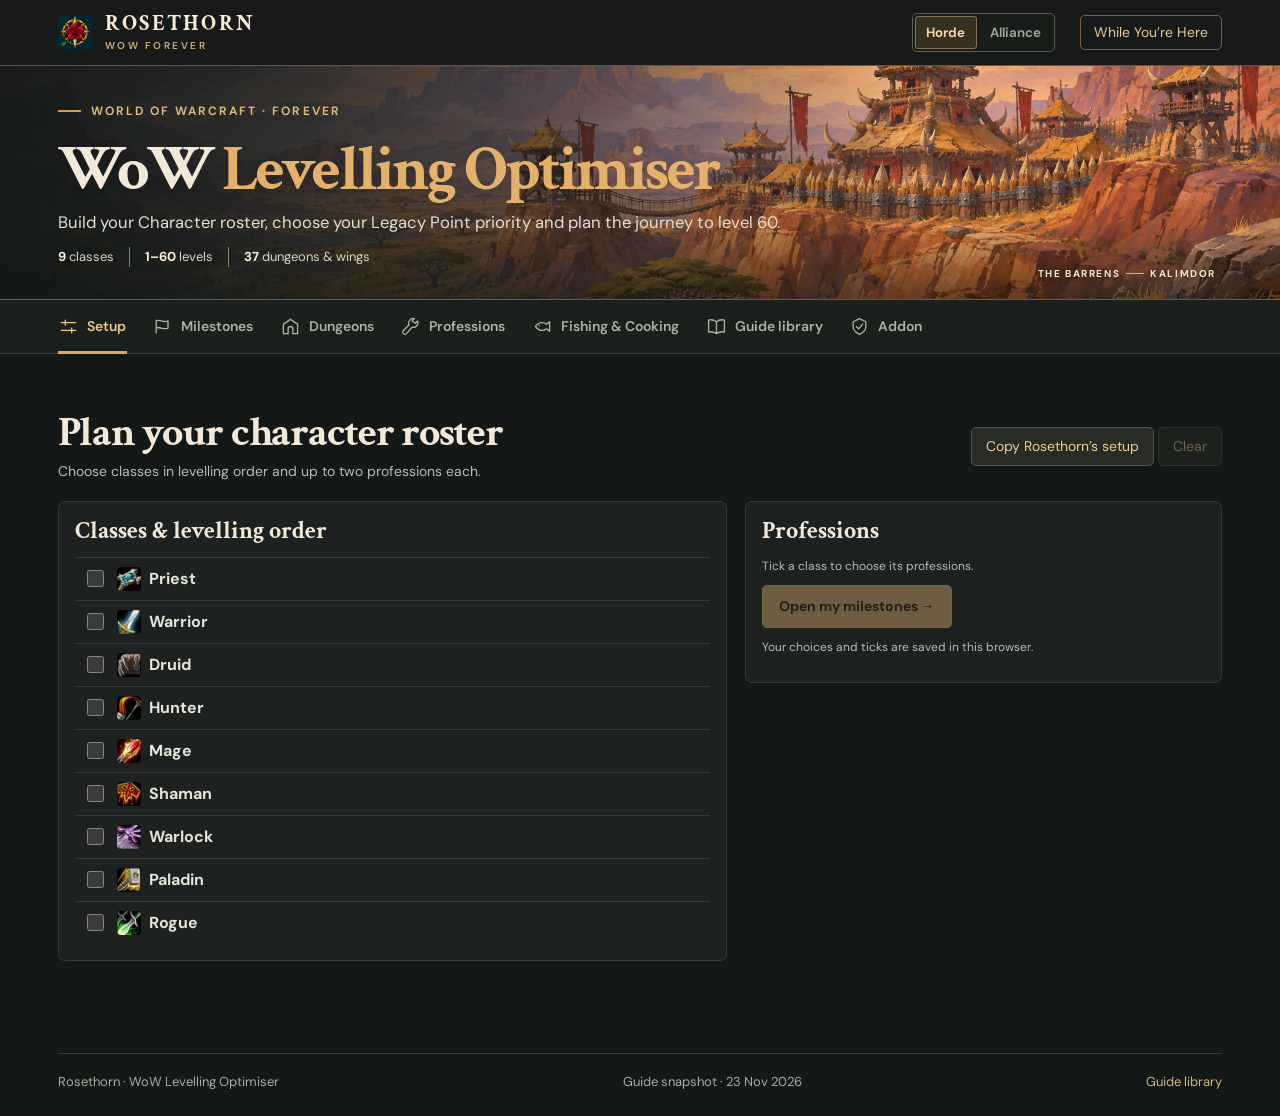
<file: index.html>
<!doctype html>
<html lang="en-GB"><head><meta charset="utf-8"><meta name="viewport" content="width=device-width,initial-scale=1"><meta name="theme-color" content="#141918"><title>WoW Levelling Optimiser</title><meta name="description" content="Plan your WoW Forever roster, track Legacy Points, find dungeon pickups and compare professions. Download While You're Here for advice in-game."><link rel="icon" href="wyh-icon.png"><link rel="preload" href="barrens.webp" as="image"><link rel="stylesheet" href="style.css?v=2"><link rel="stylesheet" href="reference.css?v=4"><link rel="stylesheet" href="planner.css?v=8"><link rel="stylesheet" href="wyh.css?v=039"><link rel="stylesheet" href="app-extra.css?v=4"><link rel="stylesheet" href="dungeon-navigation.css?v=1"><link rel="stylesheet" href="dungeon-ui.css?v=5"><link rel="stylesheet" href="bag-route.css?v=2"></head>
<body><a href="#main" class="skip">Skip to guide</a>
<header class="global"><div class="wrap brandrow"><a class="brand" href="#setup" aria-label="Rosethorn's WoW Levelling Optimiser home"><img src="wyh-icon.png" width="36" height="36" alt=""><span>ROSETHORN<span class="brand-sub">WOW FOREVER</span></span></a><div class="headlinks"><div id="faction" class="faction-toggle" role="group" aria-label="Faction">
  <button type="button" data-faction="Horde" aria-pressed="true">Horde</button>
  <div class="faction-unavailable">
    <button type="button" data-faction="Alliance" aria-pressed="false" aria-disabled="true" aria-describedby="alliance-status">Alliance</button>
    <span id="alliance-status" class="faction-tooltip" role="tooltip">Coming soon</span>
  </div>
</div><a href="#advisor" class="top-addon">While You’re Here</a></div></div></header>
<section class="hero"><div class="wrap hero-inner"><span class="eyebrow"><i></i> WORLD OF WARCRAFT · FOREVER</span><h1>WoW <em>Levelling Optimiser</em></h1><p>Build your Character roster, choose your Legacy Point <span class="hero-keep">priority and plan</span> the journey to level 60.</p><div class="hero-stats"><span><b>9</b> classes</span><span><b>1–60</b> levels</span><span><b id="dcount"></b> dungeons &amp; wings</span></div></div><span class="place">THE BARRENS <i></i> KALIMDOR</span></section>
<nav aria-label="Guide sections" class="tabs"><div class="wrap tabinner" id="nav"></div></nav>
<main id="main" class="wrap" tabindex="-1"><div id="page">
<article id="wyh-addon" class="wyh" aria-labelledby="wyh-name">
  <header class="wyh-mast">
    <div class="wyh-intro">
      <p class="wyh-kicker">A WoW Forever addon by Rosethorn</p>
      <h1 id="wyh-name">While You’re <em>Here</em></h1>
      <p class="wyh-deck">Just arrived in an area or town? The rose compass will light up with information about which dungeon pickups and recipe vendors are worth a stop. It will check your professions in-game and Guide you towards your next craft, fishing spot or Legacy Point.</p>
      <div class="wyh-download">
        <a class="cta" href="https://www.curseforge.com/wow/addons/while-youre-here">Download on CurseForge</a>
        <a class="cta" href="While-Youre-Here.zip?v=0.3.21" download="While-Youre-Here.zip">Direct ZIP (v0.3.21) <span aria-hidden="true">↓</span></a>
        <span>No other addons required</span>
      </div>
    </div>
    <img class="wyh-emblem" src="wyh-icon.png" width="400" height="400" alt="">
  </header>

  <section class="wyh-features" aria-labelledby="wyh-features-title">
    <h2 id="wyh-features-title">What it can do</h2>
    <p class="wyh-switch-note">When the rose compass lights up, click it to see what you can pick up nearby. Open <strong>Guide</strong> for the current area and planning tools, or right-click the compass and open <strong>Tips</strong> to choose which alerts you want.</p>
    <ul class="wyh-feature-list">
      <li><strong>Find dungeon prequests and quest givers</strong><span>Get an alert for eligible pickups anywhere in a covered zone. Pin several givers or follow an arrow to one. Before skipping a guide chapter, check its zone for unfinished chains.</span></li>
      <li><strong>Spot nearby recipes and training books</strong><span>Find a useful unlearned recipe, navigate to the vendor or compare a tradeable book with its last known auction price.</span></li>
      <li><strong>Plan professions and earn Legacy Points</strong><span>See your next craft, trainer or book. Materials Needed estimates what to craft, collect or buy and flags components to save. Compare your main and alts when choosing your next Legacy Point.</span></li>
      <li><strong>Send spare materials to the right alt</strong><span>At the mailbox, see which alt can use your cloth, ore or leather and how much was in their bank at your last visit.</span></li>
      <li><strong>Find fishing stops and recipes for your catch</strong><span>See which fish in your bags you can cook, whether the recipe still gives skill-ups and where to learn it.</span></li>
      <li><strong>Where should I fish?</strong><span>Set a goal in <b>Guide → Fishing</b>. Compare waters for Cooking skill, food for your build or sale value. One water can supply several useful recipes.</span></li>
      <li><strong>Compare fishing spots and auction prices</strong><span>See catches per hour and estimated gold per hour. Each catch uses the better of vendor value and auction proceeds after fees.</span></li>
    </ul>
    <p class="wyh-coverage" id="addon-coverage"></p>
  </section>

  <section class="wyh-previews" aria-labelledby="wyh-preview-title">
    <div class="wyh-section-heading"><h2 id="wyh-preview-title">Screenshots</h2><p>In-game capture and illustrated examples</p></div>
    <div class="wyh-gallery">
      <figure class="wyh-gallery-featured">
        <a class="wyh-shot" href="wyh-skywatcher-plateau.png" target="_blank" rel="noopener" aria-label="Open the Skywatcher Plateau screenshot at full size in a new tab">
          <img loading="lazy" decoding="async" src="wyh-skywatcher-plateau.png" width="2048" height="1152" alt="While You’re Here displays the Ancient Gurubashi Idol quest alert and an arrow pointing towards Mazu’kon at Skywatcher Plateau.">
          <span aria-hidden="true">Full size ↗</span>
        </a>
        <figcaption><p class="wyh-location">Skywatcher Plateau · The Drowned City</p>
          <h3>Follow the arrow to the quest giver</h3>
          <p>The rose compass alerts you to <em>Ancient Gurubashi Idol</em>. Select Navigate to follow the arrow to Mazu’kon.</p>
        </figcaption>
      </figure>
      <figure class="wyh-gallery-featured">
        <a class="wyh-shot" href="wyh-thunder-bluff-leatherworking.png" target="_blank" rel="noopener" aria-label="Open the Thunder Bluff Leatherworking example at full size in a new tab">
          <img loading="lazy" decoding="async" src="wyh-thunder-bluff-leatherworking.png" width="1672" height="941" alt="Illustrated example of a Tauren druid mid-craft in Thunder Bluff. The Leatherworking window shows 121 out of 150, and the While You’re Here Guide recommends making Dark Leather Belt to reach 125.">
          <span aria-hidden="true">Full size ↗</span>
        </a>
        <figcaption><p class="wyh-location">Thunder Bluff · Leatherworking · Illustrated example</p>
          <h3>See what to craft next</h3>
          <p>Open <strong>Guide → Professions → Leatherworking</strong> from the rose compass. At 121/150, the Guide recommends Dark Leather Belt to 125 and shows how many crafts your bags can cover.</p>
        </figcaption>
      </figure>
      <figure>
        <a class="wyh-shot" href="wyh-undercity.jpg" target="_blank" rel="noopener" aria-label="Open the Undercity quest alert preview at full size in a new tab">
          <img loading="lazy" decoding="async" src="wyh-undercity.jpg" width="1280" height="800" alt="The suggestions window in Undercity lists Going, Going, Guano! and offers map and navigation controls.">
          <span aria-hidden="true">Full size ↗</span>
        </a>
        <figcaption><p class="wyh-location">Undercity · Razorfen Kraul</p>
          <h3>Pick up the quest before leaving town</h3>
          <p>In the Trade Quarter? An eligible pickup can still send you across Undercity to Faranell for <em>Going, Going, Guano!</em></p>
        </figcaption>
      </figure>
      <figure>
        <a class="wyh-shot" href="wyh-arathi.jpg" target="_blank" rel="noopener" aria-label="Open the Arathi Highlands vendor recipe preview at full size in a new tab">
          <img loading="lazy" decoding="async" src="wyh-arathi.jpg" width="1280" height="800" alt="A tailor entering Arathi Highlands gets a suggestion to buy the Azure Silk Cloak pattern from Jun’ha in Hammerfall.">
          <span aria-hidden="true">Full size ↗</span>
        </a>
        <figcaption><p class="wyh-location">Arathi Highlands · Profession vendors</p>
          <h3>Buy the pattern on this trip</h3>
          <p>When Azure Silk Cloak is useful to your tailor, the alert points to Jun’ha’s limited-stock pattern in Hammerfall.</p>
        </figcaption>
      </figure>
      <figure>
        <a class="wyh-shot" href="wyh-booty-bay.jpg" target="_blank" rel="noopener" aria-label="Open the Booty Bay fishing and recipe preview at full size in a new tab">
          <img loading="lazy" decoding="async" src="wyh-booty-bay.jpg" width="1280" height="800" alt="The fishing view in Booty Bay shows a Raw Rockscale Cod and directions to its recipe vendor.">
          <span aria-hidden="true">Full size ↗</span>
        </a>
        <figcaption><p class="wyh-location">Booty Bay · Fishing &amp; Cooking</p>
          <h3>Find the recipe for the fish you just caught</h3>
          <p>Land a Raw Rockscale Cod while waiting for the boat? The addon sends you to Kelsey Yance in the Old Port Authority, bottom deck, left as you enter.</p>
        </figcaption>
      </figure>
    </div>
  </section>

  <section class="wyh-help" aria-labelledby="wyh-help-title">
    <h2 id="wyh-help-title">Getting started</h2>
    <div>
      <details><summary>How do I install or update it?</summary><ol><li>Exit WoW Forever and extract the ZIP.</li><li>Place the <code>WhileYoureHere</code> folder inside <code>Interface/AddOns</code>. Open it to check that <code>WhileYoureHere.toc</code> is directly inside.</li><li>Enable <strong>While You’re Here</strong> at character selection. Click the rose compass or type <code>/wyh</code>.</li></ol><p><strong>Upgrading from RosethornAdvisor?</strong> Before launching WoW, open <code>WTF/Account/&lt;account&gt;/SavedVariables</code>. Copy <code>RosethornAdvisor.lua</code> and name the copy <code>WhileYoureHere.lua</code> in that same folder. Keep the original as a backup. If the new filename already exists, back it up first. Move the old <code>RosethornAdvisor</code> addon folder out of <code>Interface/AddOns</code>.</p></details>
      <details><summary>Where do I find fishing advice?</summary><p>Click <strong>rose compass → Guide → Fishing</strong>. Choose your goal before you cast. Log the water you actually fish to build comparisons from your own catches. Auctionator can supply prices if installed.</p></details>
      <details><summary>Can I skip a RestedXP chapter?</summary><p>Click the rose compass, then <strong>Guide → Now → Before you skip ahead</strong>. Select the zone you’re leaving to review covered pickups and prerequisites. This also works without RestedXP.</p></details>
      <details><summary>How does it know about my alts?</summary><p>Visit each character and open their professions and bank to refresh their records. On your main, choose <strong>Guide → Alts → Set as main to 60</strong>. The website planner stores its own checklists in this browser.</p></details>
      <details><summary>Can I change or silence the alerts?</summary><p>Right-click the compass to choose tip categories or keep alerts quiet in combat. Under Appearance, choose Icon border to set the launcher border’s colour and transparency. Alert glow and Window border have their own settings. Drag and resize the window to suit your UI. Settings carry across characters on this installation.</p></details>
    </div>
  </section>
</article>
</div></main>
<footer class="wrap foot"><span>Rosethorn · WoW Levelling Optimiser</span><a href="#guide">Guide library</a></footer>
<script src="faction.js?v=2"></script><script src="planner.js?v=12"></script><script src="planner-ui.js?v=16"></script><script src="guide-data.js?v=3"></script><script src="alliance-guide.js?v=1"></script><script src="gathering.js?v=1"></script><script src="dungeon-quests.js?v=2"></script><script src="dungeon-quest-meta.js?v=1"></script><script src="dungeon-navigation.js?v=1"></script><script src="dungeon-quest-xp.js?v=1"></script><script src="dungeon-ui.js?v=5"></script><script src="bag-route.js?v=2"></script><script src="profession-recipes.js?v=1"></script><script src="reference.js?v=9"></script><script src="app.js?v=13"></script></body></html>
</file>
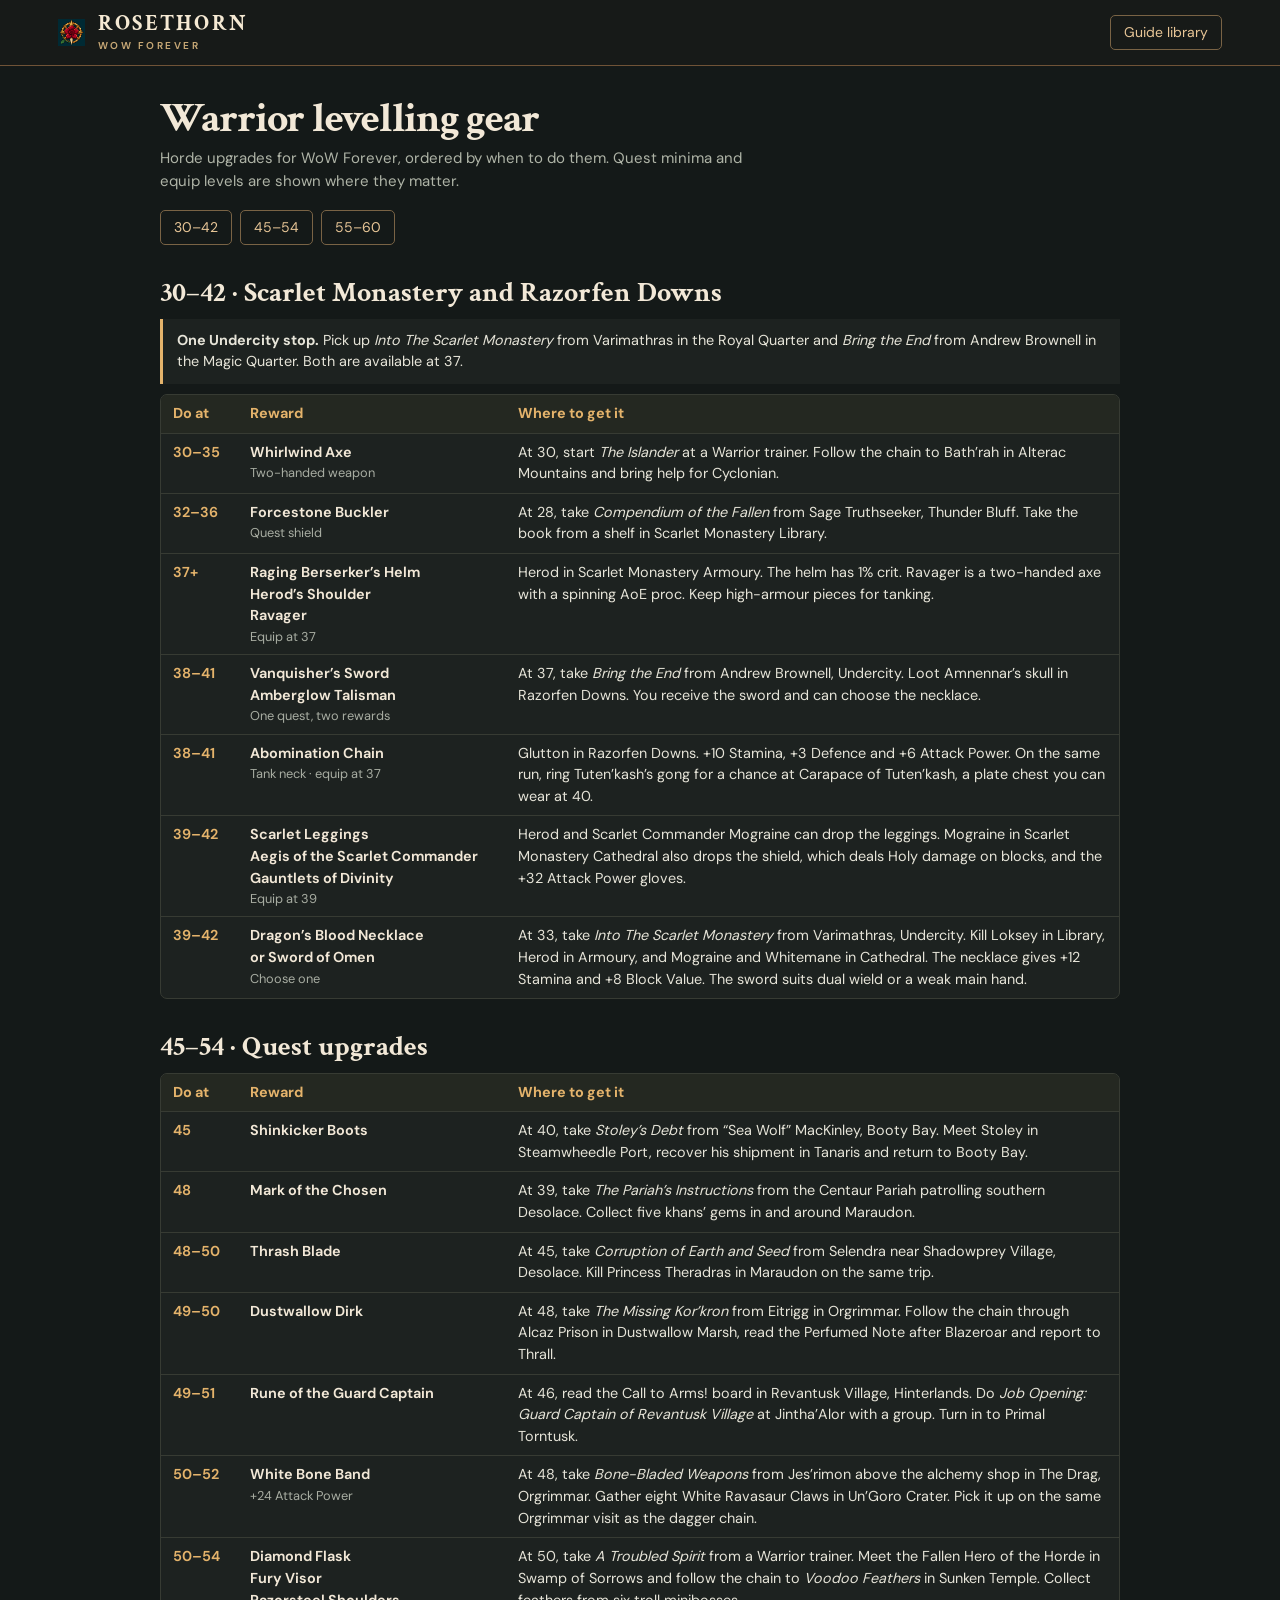
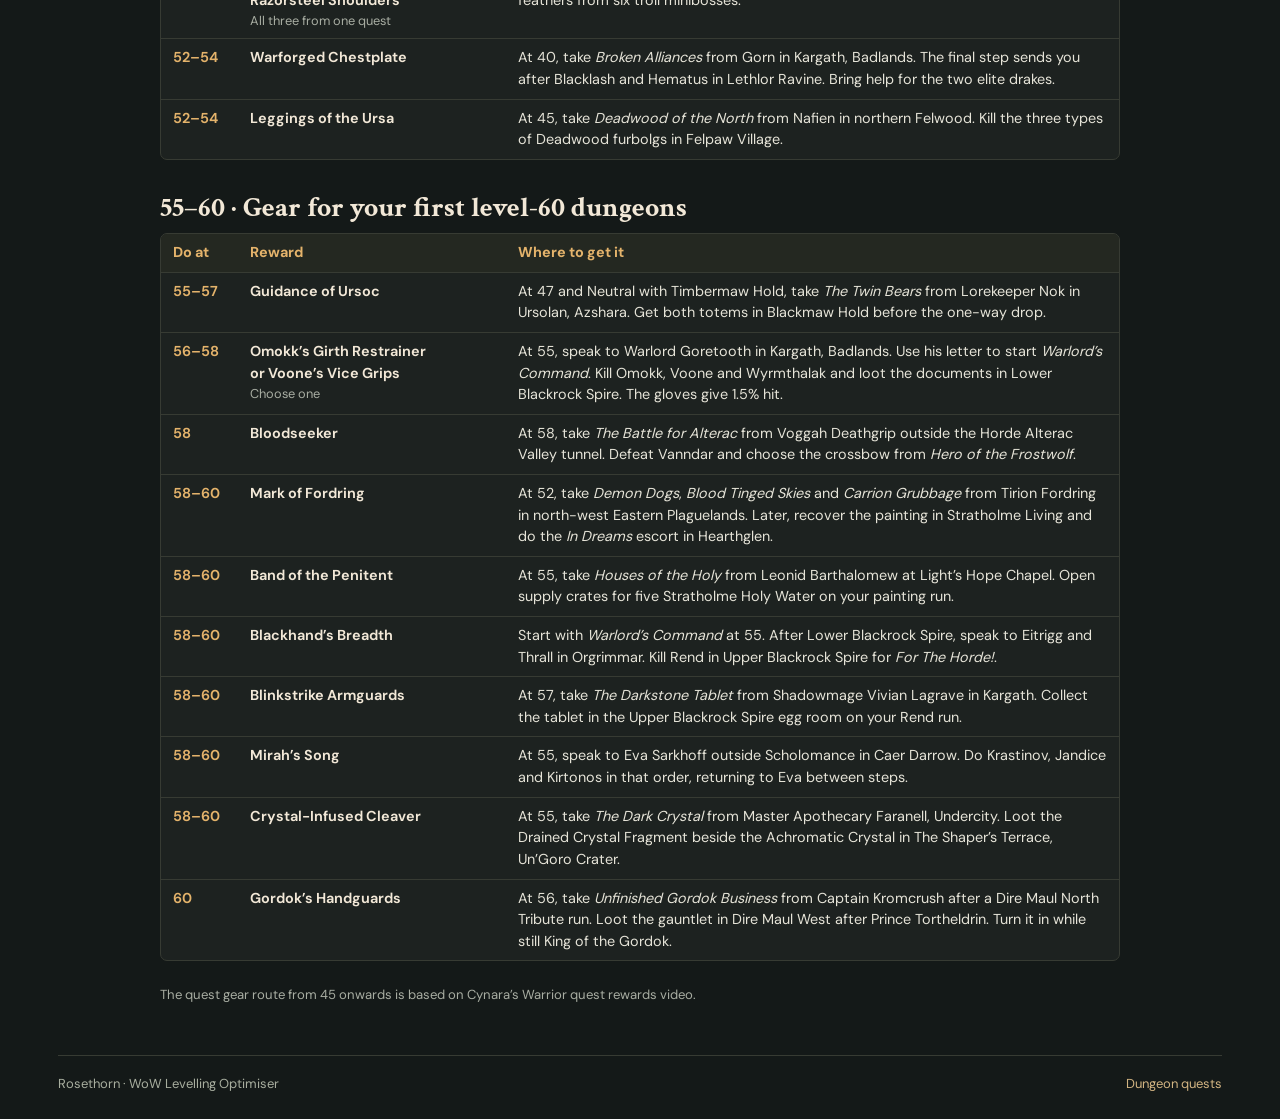
<file: warrior-gear.html>
<!doctype html>
<html lang="en-GB">
<head>
  <meta charset="utf-8">
  <meta name="viewport" content="width=device-width, initial-scale=1">
  <meta name="theme-color" content="#141918">
  <meta name="description" content="A Horde Warrior gear route for WoW Forever, with quest pickups, boss drops and recommended levels.">
  <title>Warrior levelling gear | WoW Levelling Optimiser</title>
  <link rel="icon" href="wyh-icon.png">
  <link rel="stylesheet" href="style.css?v=2">
  <style>
    .gear-page { max-width: 960px; }
    .gear-page .lead { max-width: 62ch; }
    .gear-jumps { display: flex; flex-wrap: wrap; gap: 8px; margin: 18px 0; }
    .gear-note { margin: 10px 0; padding: 11px 14px; background: var(--panel); border-left: 3px solid var(--gold); font-size: .9rem; }
    .gear-section { margin-top: 32px; }
    .gear-section h2 { margin: 0 0 10px; color: var(--paper); font: 700 28px/1.12 Crimson, Georgia, serif; }
    .gear-table { width: 100%; border-spacing: 0; border: 1px solid var(--line); border-radius: 7px; background: var(--panel); font-size: .9rem; }
    .gear-table th, .gear-table td { padding: 8px 12px; border-bottom: 1px solid var(--line); text-align: left; vertical-align: top; }
    .gear-table thead th { color: var(--gold); background: #242821; }
    .gear-table thead th:first-child { border-top-left-radius: 6px; }
    .gear-table thead th:last-child { border-top-right-radius: 6px; }
    .gear-table tbody tr:last-child > * { border-bottom: 0; }
    .gear-table tbody th { width: 28%; color: var(--paper); font-weight: 650; }
    .gear-table td:first-child { width: 4.8rem; white-space: nowrap; color: var(--gold); font-weight: 650; }
    .gear-table small { display: block; color: var(--muted); font-size: .8rem; font-weight: 400; }
    .gear-credit { margin: 24px 0 0; color: var(--muted); font-size: .82rem; }
    @media (max-width: 540px) {
      .gear-table th, .gear-table td { padding: 7px 6px; }
      .gear-table tbody th { width: 32%; }
      .gear-table td:first-child { width: 3.35rem; }
    }
  </style>
</head>
<body>
  <a class="skip" href="#main">Skip to guide</a>
  <header class="global">
    <div class="wrap brandrow">
      <a class="brand" href="./#setup" aria-label="WoW Levelling Optimiser home">
        <img src="wyh-icon.png" width="36" height="36" alt="">
        <span>ROSETHORN<span class="brand-sub">WOW FOREVER</span></span>
      </a>
      <a class="top-addon" href="./#guide">Guide library</a>
    </div>
  </header>
  <main id="main" class="wrap gear-page" tabindex="-1">
    <header>
      <h1 class="title">Warrior levelling gear</h1>
      <p class="lead">Horde upgrades for WoW Forever, ordered by when to do them. Quest minima and equip levels are shown where they matter.</p>
      <nav class="gear-jumps" aria-label="Level ranges">
        <a class="top-addon" href="#early">30–42</a>
        <a class="top-addon" href="#middle">45–54</a>
        <a class="top-addon" href="#late">55–60</a>
      </nav>
    </header>

    <section id="early" class="gear-section" aria-labelledby="early-title">
      <h2 id="early-title">30–42 · Scarlet Monastery and Razorfen Downs</h2>
      <p class="gear-note"><strong>One Undercity stop.</strong> Pick up <em>Into The Scarlet Monastery</em> from Varimathras in the Royal Quarter and <em>Bring the End</em> from Andrew Brownell in the Magic Quarter. Both are available at 37.</p>
      <table class="gear-table" aria-labelledby="early-title">
        <thead><tr><th scope="col">Do at</th><th scope="col">Reward</th><th scope="col">Where to get it</th></tr></thead>
        <tbody>
          <tr><td>30–35</td><th scope="row">Whirlwind Axe<small>Two-handed weapon</small></th><td>At 30, start <em>The Islander</em> at a Warrior trainer. Follow the chain to Bath’rah in Alterac Mountains and bring help for Cyclonian.</td></tr>
          <tr><td>32–36</td><th scope="row">Forcestone Buckler<small>Quest shield</small></th><td>At 28, take <em>Compendium of the Fallen</em> from Sage Truthseeker, Thunder Bluff. Take the book from a shelf in Scarlet Monastery Library.</td></tr>
          <tr><td>37+</td><th scope="row">Raging Berserker’s Helm<br>Herod’s Shoulder<br>Ravager<small>Equip at 37</small></th><td>Herod in Scarlet Monastery Armoury. The helm has 1% crit. Ravager is a two-handed axe with a spinning AoE proc. Keep high-armour pieces for tanking.</td></tr>
          <tr><td>38–41</td><th scope="row">Vanquisher’s Sword<br>Amberglow Talisman<small>One quest, two rewards</small></th><td>At 37, take <em>Bring the End</em> from Andrew Brownell, Undercity. Loot Amnennar’s skull in Razorfen Downs. You receive the sword and can choose the necklace.</td></tr>
          <tr><td>38–41</td><th scope="row">Abomination Chain<small>Tank neck · equip at 37</small></th><td>Glutton in Razorfen Downs. +10 Stamina, +3 Defence and +6 Attack Power. On the same run, ring Tuten’kash’s gong for a chance at Carapace of Tuten’kash, a plate chest you can wear at 40.</td></tr>
          <tr><td>39–42</td><th scope="row">Scarlet Leggings<br>Aegis of the Scarlet Commander<br>Gauntlets of Divinity<small>Equip at 39</small></th><td>Herod and Scarlet Commander Mograine can drop the leggings. Mograine in Scarlet Monastery Cathedral also drops the shield, which deals Holy damage on blocks, and the +32 Attack Power gloves.</td></tr>
          <tr><td>39–42</td><th scope="row">Dragon’s Blood Necklace<br>or Sword of Omen<small>Choose one</small></th><td>At 33, take <em>Into The Scarlet Monastery</em> from Varimathras, Undercity. Kill Loksey in Library, Herod in Armoury, and Mograine and Whitemane in Cathedral. The necklace gives +12 Stamina and +8 Block Value. The sword suits dual wield or a weak main hand.</td></tr>
        </tbody>
      </table>
    </section>

    <section id="middle" class="gear-section" aria-labelledby="middle-title">
      <h2 id="middle-title">45–54 · Quest upgrades</h2>
      <table class="gear-table" aria-labelledby="middle-title">
        <thead><tr><th scope="col">Do at</th><th scope="col">Reward</th><th scope="col">Where to get it</th></tr></thead>
        <tbody>
          <tr><td>45</td><th scope="row">Shinkicker Boots</th><td>At 40, take <em>Stoley’s Debt</em> from “Sea Wolf” MacKinley, Booty Bay. Meet Stoley in Steamwheedle Port, recover his shipment in Tanaris and return to Booty Bay.</td></tr>
          <tr><td>48</td><th scope="row">Mark of the Chosen</th><td>At 39, take <em>The Pariah’s Instructions</em> from the Centaur Pariah patrolling southern Desolace. Collect five khans’ gems in and around Maraudon.</td></tr>
          <tr><td>48–50</td><th scope="row">Thrash Blade</th><td>At 45, take <em>Corruption of Earth and Seed</em> from Selendra near Shadowprey Village, Desolace. Kill Princess Theradras in Maraudon on the same trip.</td></tr>
          <tr><td>49–50</td><th scope="row">Dustwallow Dirk</th><td>At 48, take <em>The Missing Kor’kron</em> from Eitrigg in Orgrimmar. Follow the chain through Alcaz Prison in Dustwallow Marsh, read the Perfumed Note after Blazeroar and report to Thrall.</td></tr>
          <tr><td>49–51</td><th scope="row">Rune of the Guard Captain</th><td>At 46, read the Call to Arms! board in Revantusk Village, Hinterlands. Do <em>Job Opening: Guard Captain of Revantusk Village</em> at Jintha’Alor with a group. Turn in to Primal Torntusk.</td></tr>
          <tr><td>50–52</td><th scope="row">White Bone Band<small>+24 Attack Power</small></th><td>At 48, take <em>Bone-Bladed Weapons</em> from Jes’rimon above the alchemy shop in The Drag, Orgrimmar. Gather eight White Ravasaur Claws in Un’Goro Crater. Pick it up on the same Orgrimmar visit as the dagger chain.</td></tr>
          <tr><td>50–54</td><th scope="row">Diamond Flask<br>Fury Visor<br>Razorsteel Shoulders<small>All three from one quest</small></th><td>At 50, take <em>A Troubled Spirit</em> from a Warrior trainer. Meet the Fallen Hero of the Horde in Swamp of Sorrows and follow the chain to <em>Voodoo Feathers</em> in Sunken Temple. Collect feathers from six troll minibosses.</td></tr>
          <tr><td>52–54</td><th scope="row">Warforged Chestplate</th><td>At 40, take <em>Broken Alliances</em> from Gorn in Kargath, Badlands. The final step sends you after Blacklash and Hematus in Lethlor Ravine. Bring help for the two elite drakes.</td></tr>
          <tr><td>52–54</td><th scope="row">Leggings of the Ursa</th><td>At 45, take <em>Deadwood of the North</em> from Nafien in northern Felwood. Kill the three types of Deadwood furbolgs in Felpaw Village.</td></tr>
        </tbody>
      </table>
    </section>

    <section id="late" class="gear-section" aria-labelledby="late-title">
      <h2 id="late-title">55–60 · Gear for your first level-60 dungeons</h2>
      <table class="gear-table" aria-labelledby="late-title">
        <thead><tr><th scope="col">Do at</th><th scope="col">Reward</th><th scope="col">Where to get it</th></tr></thead>
        <tbody>
          <tr><td>55–57</td><th scope="row">Guidance of Ursoc</th><td>At 47 and Neutral with Timbermaw Hold, take <em>The Twin Bears</em> from Lorekeeper Nok in Ursolan, Azshara. Get both totems in Blackmaw Hold before the one-way drop.</td></tr>
          <tr><td>56–58</td><th scope="row">Omokk’s Girth Restrainer<br>or Voone’s Vice Grips<small>Choose one</small></th><td>At 55, speak to Warlord Goretooth in Kargath, Badlands. Use his letter to start <em>Warlord’s Command</em>. Kill Omokk, Voone and Wyrmthalak and loot the documents in Lower Blackrock Spire. The gloves give 1.5% hit.</td></tr>
          <tr><td>58</td><th scope="row">Bloodseeker</th><td>At 58, take <em>The Battle for Alterac</em> from Voggah Deathgrip outside the Horde Alterac Valley tunnel. Defeat Vanndar and choose the crossbow from <em>Hero of the Frostwolf</em>.</td></tr>
          <tr><td>58–60</td><th scope="row">Mark of Fordring</th><td>At 52, take <em>Demon Dogs</em>, <em>Blood Tinged Skies</em> and <em>Carrion Grubbage</em> from Tirion Fordring in north-west Eastern Plaguelands. Later, recover the painting in Stratholme Living and do the <em>In Dreams</em> escort in Hearthglen.</td></tr>
          <tr><td>58–60</td><th scope="row">Band of the Penitent</th><td>At 55, take <em>Houses of the Holy</em> from Leonid Barthalomew at Light’s Hope Chapel. Open supply crates for five Stratholme Holy Water on your painting run.</td></tr>
          <tr><td>58–60</td><th scope="row">Blackhand’s Breadth</th><td>Start with <em>Warlord’s Command</em> at 55. After Lower Blackrock Spire, speak to Eitrigg and Thrall in Orgrimmar. Kill Rend in Upper Blackrock Spire for <em>For The Horde!</em>.</td></tr>
          <tr><td>58–60</td><th scope="row">Blinkstrike Armguards</th><td>At 57, take <em>The Darkstone Tablet</em> from Shadowmage Vivian Lagrave in Kargath. Collect the tablet in the Upper Blackrock Spire egg room on your Rend run.</td></tr>
          <tr><td>58–60</td><th scope="row">Mirah’s Song</th><td>At 55, speak to Eva Sarkhoff outside Scholomance in Caer Darrow. Do Krastinov, Jandice and Kirtonos in that order, returning to Eva between steps.</td></tr>
          <tr><td>58–60</td><th scope="row">Crystal-Infused Cleaver</th><td>At 55, take <em>The Dark Crystal</em> from Master Apothecary Faranell, Undercity. Loot the Drained Crystal Fragment beside the Achromatic Crystal in The Shaper’s Terrace, Un’Goro Crater.</td></tr>
          <tr><td>60</td><th scope="row">Gordok’s Handguards</th><td>At 56, take <em>Unfinished Gordok Business</em> from Captain Kromcrush after a Dire Maul North Tribute run. Loot the gauntlet in Dire Maul West after Prince Tortheldrin. Turn it in while still King of the Gordok.</td></tr>
        </tbody>
      </table>
    </section>
    <p class="gear-credit">The quest gear route from 45 onwards is based on Cynara’s Warrior quest rewards video.</p>
  </main>
  <footer class="wrap foot"><span>Rosethorn · WoW Levelling Optimiser</span><a href="./#dungeons">Dungeon quests</a></footer>
</body>
</html>
</file>
<file: style.css>
@font-face{font-family:Crimson;src:url(crimson.woff2) format('woff2');font-weight:700;font-display:swap}@font-face{font-family:DM;src:url(dm-sans.woff2) format('woff2');font-style:normal;font-display:swap;font-weight:100 1000}
:root{color-scheme:dark;--ink:#141918;--panel:#1d2220;--line:#373b33;--gold:#e4b36b;--paper:#f2e8d7;--muted:#a8ada2;font:16px/1.5 DM,'Segoe UI',sans-serif;color:#e6e4d8;background:var(--ink)}
*{box-sizing:border-box}html{scroll-behavior:smooth;scroll-padding-top:12px}body{margin:0}a{color:inherit}button,select,input{font:inherit}button,a,select{touch-action:manipulation}button{color:inherit;cursor:pointer}a:focus-visible,button:focus-visible,select:focus-visible,input:focus-visible,summary:focus-visible{outline:2px solid #ffcd7d;outline-offset:4px}a{text-decoration:none}.skip{position:fixed;top:-80px;z-index:9;background:#111;padding:10px}.skip:focus{top:0}.wrap{width:min(1260px,calc(100% - clamp(36px,9vw,150px)));margin-inline:auto}.global{background:#171a18;border-bottom:1px solid #705337}.brandrow{height:65px;display:flex;align-items:center;justify-content:space-between}.brand{display:inline-flex;align-items:center;gap:13px}.brand img{width:27px;height:40px;object-fit:contain}.brand>span{font:700 22px/.98 Crimson,Georgia,serif;letter-spacing:.105em;color:#f5e9d3}.brand-sub{display:block;font:650 10px/1.2 DM,sans-serif;color:#c6a775;letter-spacing:.25em;margin-top:5px}.headlinks{display:flex;gap:25px;align-items:center}.source,.top-addon{font-size:14px}.source{color:#c1c1b2}.source span{color:var(--gold)}.source:hover,.foot a:hover{text-decoration:underline}.top-addon{border:1px solid #796345;border-radius:5px;color:#e8c697;padding:6px 13px;display:flex;gap:7px;align-items:center}.top-addon:hover{background:#302b22}.addon-icon{font-size:20px;line-height:1}.hero{position:relative;isolation:isolate;overflow:hidden;background:#33251c url(barrens.webp) center 54%/cover no-repeat;color:var(--paper);border-bottom:1px solid #705839}.hero:before{content:"";position:absolute;inset:0;background:linear-gradient(90deg,rgba(18,23,21,.96) 0%,rgba(22,27,23,.86) 20%,rgba(22,25,21,.63) 40%,rgba(19,21,15,.05) 71%),linear-gradient(0deg,rgba(17,21,17,.55),transparent 32%);z-index:-1}.hero-inner{min-height:290px;display:flex;flex-direction:column;align-items:flex-start;justify-content:center;padding-block:36px 32px}.eyebrow{display:flex;align-items:center;gap:10px;font-weight:650;letter-spacing:.17em;font-size:12px;color:#e4bb7e}.eyebrow i{width:23px;height:2px;background:#d59c57}.hero h1{font:700 clamp(3.4rem,6.2vw,5.9rem)/.99 Crimson,Georgia,serif;letter-spacing:-.045em;margin:18px 0 9px;text-shadow:0 2px 10px #18170f30}.hero h1 em{font-style:normal;color:#e4b16c}.hero p{max-width:495px;margin:0;color:#e3dfd1;font-size:clamp(15px,1.3vw,18px);line-height:1.5}.hero-stats{display:flex;gap:15px;flex-wrap:wrap;margin-top:20px;font-size:13px;color:#d7d5c7}.hero-stats span+span{border-left:1px solid #8d8064;padding-left:15px}.hero-stats b{color:#fff3d9;font-weight:700}.place{position:absolute;right:5%;bottom:18px;font-size:10px;letter-spacing:.16em;font-weight:700;color:#f6e7c9;display:flex;align-items:center;gap:6px;text-shadow:0 1px 5px #312014}.place i{height:1px;width:18px;background:#cab384}.tabs{background:#1b201d;box-shadow:inset 0 -1px var(--line)}.tabinner{display:flex;overflow-x:auto;scrollbar-width:thin;gap:clamp(9px,2.6vw,40px)}.tab{display:inline-flex;align-items:center;justify-content:center;gap:9px;white-space:nowrap;color:#aeb1a6;padding:16px 1px 14px;border-bottom:3px solid transparent;font-size:14px;font-weight:600}.tab:hover{color:var(--paper)}.tab.active{color:#f1c887;border-color:#dfa75e}.icon{width:19px;height:19px;display:inline-block;vertical-align:middle;fill:none;stroke:currentColor;stroke-width:1.65;stroke-linecap:round;stroke-linejoin:round;flex:none}#main{padding-top:30px;padding-bottom:50px;min-height:440px}#main:focus{outline:0}.dash{display:grid;grid-template-columns:minmax(235px,.34fr) minmax(0,1fr);gap:clamp(20px,3.2vw,44px);align-items:start}.roster{background:#1b201e;border:1px solid var(--line);border-radius:9px;overflow:hidden}.roster-head{display:flex;align-items:center;gap:10px;padding:15px 18px;color:var(--gold);border-bottom:1px solid var(--line)}.roster-head h2{font:700 23px/1.1 Crimson,Georgia,serif;color:var(--paper);margin:0}.rlist{padding:6px}.rbutton{width:100%;display:flex;align-items:center;text-align:left;border:1px solid transparent;border-radius:5px;gap:11px;background:transparent;padding:7px 10px;color:#c8cabd;font-size:15px}.rbutton:hover{background:#272c27}.rbutton.selected{background:#332f24;border-color:#645239;color:#f7d79d}.rbutton img,.rbutton .all-icon{width:30px;height:30px;border-radius:4px;border:1px solid #544c3c}.rbutton .all-icon{display:grid;place-items:center;color:#e3bb77;background:#393327}.rbutton .all-icon svg{width:17px;height:17px}.rbutton .toon{font-size:12px;color:#a6aa9c;margin-left:auto}.rbutton .total{color:#d4b881}.rlabel-mobile{display:none}.eyeline{font-size:12px;color:var(--gold);text-transform:uppercase;letter-spacing:.15em;font-weight:700;margin:0 0 5px}.mainhead{display:flex;align-items:center;justify-content:space-between;gap:10px}.title{font:700 clamp(32px,3.3vw,49px)/1.1 Crimson,Georgia,serif;letter-spacing:-.03em;margin:0;color:var(--paper)}.lead{color:#afb4a7;margin:5px 0 16px;font-size:15px}.pselect{border:1px solid #44493e;border-radius:5px;background:#202521;color:#e4dfcf;padding:7px 31px 7px 10px;appearance:none;background-image:linear-gradient(45deg,transparent 50%,#ccbd9d 50%),linear-gradient(135deg,#ccbd9d 50%,transparent 50%);background-position:calc(100% - 16px) 52%,calc(100% - 12px) 52%;background-size:4px 4px;background-repeat:no-repeat;font-size:14px}.progressbox{display:flex;align-items:center;gap:13px;background:#1d2420;border:1px solid var(--line);border-radius:6px;padding:11px 15px;color:#c7c9b9;font-size:13px;margin:0 0 16px}.progressbox progress{appearance:none;border:0;flex:1;height:5px;border-radius:5px;overflow:hidden;background:#383c33}.progressbox progress::-webkit-progress-bar{background:#393d34}.progressbox progress::-webkit-progress-value{background:#c89b59}.progressbox progress::-moz-progress-bar{background:#c89b59}.progressbox b{font:600 13px DM,sans-serif;white-space:nowrap;color:var(--paper)}.steps{list-style:none;padding:0;margin:0;display:grid;gap:8px}.step{display:flex;background:#1d2220;color:#dcdccd;border:1px solid var(--line);border-radius:7px;align-items:center;overflow:hidden;min-height:64px}.step.next{border-left:3px solid #ce9d5b;background:linear-gradient(90deg,#2a2c23,#1d2220 58%)}.step input,.sr{position:absolute;opacity:0;width:1px;height:1px;overflow:hidden}.tick{flex:none;width:36px;align-self:stretch;display:grid;place-items:center;cursor:pointer;margin-left:5px}.tick:has(input:focus-visible){outline:2px solid var(--gold);outline-offset:-4px}.tick i{width:19px;height:19px;border:1px solid #737b69;border-radius:4px;display:grid;place-items:center;font:700 14px sans-serif;color:transparent}.tick input:checked+i{color:#1c281c;background:#b0bc8a;border-color:#b0bc8a}.tick:hover i{border-color:var(--gold)}.step img,.step .sicon{width:37px;height:37px;border:1px solid #554f3d;border-radius:5px;margin:8px 11px 8px 2px}.sicon{display:grid;place-items:center;color:#e5b668;background:#332f23}.steptxt{flex:1;padding:9px 12px 9px 0;min-width:0}.steptxt h3{color:#f2eddf;font:650 16px/1.35 DM,sans-serif;margin:0 0 2px}.steptxt p{font-size:14px;line-height:1.38;color:#adb3a6;margin:0}.steptxt a{color:var(--gold);text-decoration:underline}.step.done h3{color:#aeb3a4;text-decoration:line-through}.lp{color:#e4ba78;margin-right:13px;display:inline-flex;align-items:center;gap:4px;font-size:12px;white-space:nowrap}.lp:before{content:'✧';font-size:17px}.empty{color:var(--muted);padding:25px 0}.arm{font-size:13px;color:#dcb67d;white-space:nowrap}.foot{border-top:1px solid var(--line);padding-block:18px 25px;display:flex;justify-content:space-between;gap:8px;flex-wrap:wrap;font-size:13px;color:#a8ae9f}.foot a{color:#d2b482}
.advisor{max-width:1050px}.advintro{display:flex;align-items:center;justify-content:space-between;gap:18px;margin-bottom:22px}.cta{display:inline-flex;background:#dfaf70;border:1px solid #ebc087;color:#211e17;font-weight:700;border-radius:5px;padding:10px 16px;white-space:nowrap;align-items:center;gap:7px}.cta:hover{background:#efd09a}.advgrid{display:grid;grid-template-columns:repeat(auto-fit,minmax(min(280px,100%),1fr));gap:12px;margin:14px 0 23px}.advcard,.advdet{background:#1d2320;border:1px solid var(--line);border-radius:6px;padding:16px 18px}.advcard h3,.advdet summary{font:700 22px Crimson,Georgia,serif;color:var(--paper);margin:0 0 4px}.advcard p,.advdet p,.advdet li{margin:5px 0;color:#bec2b5}.advdet{margin:8px 0}.advdet summary{cursor:pointer}.advdet[open] summary{color:var(--gold)}.advdet code{color:#e8c38b}.locale{font-size:13px;color:var(--gold)}.advintro .lead{max-width:630px;margin-bottom:0}
@media(max-width:820px){.dash{grid-template-columns:205px minmax(0,1fr);gap:18px}.roster-head{padding:12px}.rbutton{padding-inline:6px;gap:6px}.rbutton .toon{font-size:11px}.hero-inner{min-height:260px}.tabinner{gap:22px}}
@media(max-width:670px){.wrap{width:calc(100% - 32px)}.hero-inner{min-height:246px;padding-block:28px 30px}.hero:before{background:linear-gradient(90deg,#172019e8 0%,#171e18b8 48%,#171a1770),linear-gradient(0deg,#151b17a8,transparent 52%)}.hero h1{font-size:clamp(45px,10vw,66px)}.hero p{max-width:400px}.place{display:none}.brandrow{height:58px}.headlinks{gap:12px}.brand img{height:32px;width:21px}.brand{gap:8px}.brand>span{font-size:18px}.brand-sub{font-size:9px}.top-addon{font-size:12px;padding:5px 7px}.source{font-size:12px}.tab{padding:12px 0 10px}.tabinner{gap:22px}.tab .icon{width:16px;height:16px}#main{padding-top:20px}.dash{display:block}.roster{display:none}.rlabel-mobile{display:flex;align-items:center;gap:8px;margin:0 0 16px;color:#c6c7b7;font-size:14px}.progressbox{gap:8px;padding:9px}.step img,.step .sicon{width:30px;height:30px;margin-right:8px}.tick{width:28px}.lp{margin-right:8px}.advintro{align-items:flex-start;flex-direction:column}.foot{padding-bottom:20px}}@media(max-width:370px){.source{display:none}.step .lp{display:none}.hero-stats{gap:9px}.hero-stats span+span{padding-left:9px}}@media(prefers-reduced-motion:reduce){html{scroll-behavior:auto}*{scroll-behavior:auto!important}}


.hero p{max-width:62rem;text-wrap:pretty}
.hero-keep{white-space:nowrap}
</file>
<file: reference.css>
.field-reference { --r-line: #343a35; --r-muted: #b6b8aa; --r-warm: #dfb97c; --r-panel: #1c211e; color: #e9e7dc; min-width: 0; }
.field-reference .ref-title { margin: 0 0 1.25rem; color: #f6eedc; font: 500 clamp(1.8rem,3.5vw,2.6rem)/1.09 Georgia,serif; }
.field-reference .ref-subhead { margin: 1.35rem 0 .6rem; color: #ebdec7; font: 500 1.3rem/1.3 Georgia,serif; }
.field-reference .ref-copy, .field-reference .ref-list, .field-reference .ref-context { margin: 0 0 .85rem; line-height: 1.58; font-size: 1rem; }
.field-reference .ref-context, .field-reference .ref-place { color: var(--r-muted); }
.field-reference .ref-tools { display: flex; gap: .85rem; flex-wrap: wrap; align-items: flex-end; padding: 0 0 1.2rem; }
.field-reference .ref-field { display: flex; flex-direction: column; align-items: stretch; gap: .38rem; min-width: 9rem; }
.field-reference .ref-wide { flex: 1 1 12rem; }
.field-reference .ref-field-label, .field-reference .ref-label { font-weight: 600; font-size: .9rem; color: #d8d8cd; }
.field-reference .ref-select, .field-reference .ref-search { min-height: 43px; border: 1px solid #4f574d; border-radius: 5px; background-color: #171d19; color: #f0eee2; font: inherit; font-size: 1rem; padding: .55rem .85rem; width: 100%; }
.field-reference .ref-select { appearance: none; padding-right: 2.6rem; cursor: pointer; background-image: linear-gradient(45deg,transparent 50%,#caac7c 50%),linear-gradient(135deg,#caac7c 50%,transparent 50%); background-position: calc(100% - 16px) 54%, calc(100% - 11px) 54%; background-size: 5px 5px; background-repeat: no-repeat; }
.field-reference :focus-visible { outline: 2px solid #f2bd68; outline-offset: 3px; }
.field-reference .ref-static, .field-reference .ref-summary { min-height: 56px; padding: .75rem .9rem; display: flex; align-items: center; gap: .8rem; font-size: 1rem; }
.field-reference .ref-static, .field-reference .ref-disclosure { background: var(--r-panel); border: 1px solid var(--r-line); border-radius: 5px; margin: 0 0 .47rem; }
.field-reference .ref-summary { list-style: none; cursor: pointer; }
.field-reference .ref-summary::-webkit-details-marker { display: none; }
.field-reference .ref-chevron { width: .48rem; height: .48rem; border: solid #c2a476; border-width: 0 1.6px 1.6px 0; transform: rotate(45deg); flex: 0 0 .48rem; margin-right: 3px; margin-bottom: 3px; }
.field-reference .ref-disclosure[open] > .ref-summary .ref-chevron { transform: rotate(225deg); margin-bottom: -3px; }
.field-reference .ref-summary:hover { background: #242b25; border-radius: inherit; }
.field-reference .ref-summary-title { flex: 1; font-weight: 600; }
.field-reference .ref-meta, .field-reference .ref-buff { border: 1px solid #4c4636; background: #29271f; color: #e1c391; padding: .22rem .52rem; font-size: .84rem; border-radius: 4px; white-space: nowrap; }
.field-reference .ref-detail { padding: .85rem .95rem; border-top: 1px solid var(--r-line); }
.field-reference .ref-detail>.ref-copy:last-child { margin: 0; }
.field-reference .ref-min { font-size: .9rem; color: #c8b298; }
.field-reference .ref-tick { display: inline-flex; align-items: center; gap: .55rem; font-size: .9rem; cursor: pointer; margin-top: .7rem; }
.field-reference .ref-tick input { appearance: auto; accent-color: #d5a65b; width: 16px; height: 16px; }
.field-reference .ref-empty { padding: 1.1rem; border: 1px dashed var(--r-line); color: var(--r-muted); border-radius: 5px; }
.field-reference .ref-table-scroll { overflow-x: auto; max-width: 100%; margin: .7rem 0 1rem; border: 1px solid var(--r-line); border-radius: 5px; }
.field-reference .ref-table { border-collapse: collapse; width: 100%; min-width: 24rem; font-size: .96rem; }
.field-reference .ref-table th, .field-reference .ref-table td { border: 0; border-bottom: 1px solid var(--r-line); padding: .62rem .8rem; text-align: left; vertical-align: top; line-height: 1.45; white-space: pre-line; }
.field-reference .ref-table th { color: var(--r-warm); background: #252a23; font-size: .87rem; }
.field-reference .ref-table th:first-child, .field-reference .ref-table td:first-child { min-width: 6rem; }
.field-reference .ref-table tr:last-child td { border-bottom: 0; }
.field-reference .ref-table tbody tr:nth-child(2n) { background: #1b201c; }
.field-reference .ref-copy { white-space: pre-line; overflow-wrap: anywhere; }
.field-reference .ref-label { margin: 0 0 .45rem; color: var(--r-warm); }
.field-reference .ref-craft-training { padding: .65rem .8rem; margin-bottom: .9rem; border: 1px solid #4c4636; border-radius: 5px; background: #29271f; }
.field-reference .ref-craft-training p { margin: .14rem 0; }
.field-reference .ref-craft-materials-list { padding-bottom: .35rem; margin-bottom: .75rem; border-bottom: 1px solid var(--r-line); }
.field-reference .ref-craft-steps { margin: 0; padding-left: 1.5rem; }
.field-reference .ref-craft-step { padding: .5rem .1rem; border-bottom: 1px solid var(--r-line); }
.field-reference .ref-craft-step:last-child { border-bottom: 0; }
.field-reference .ref-craft-title { display: flex; flex-wrap: wrap; justify-content: space-between; align-items: baseline; gap: .2rem .7rem; }
.field-reference .ref-craft-target { color: var(--r-warm); font-size: .82rem; white-space: nowrap; }
.field-reference .ref-craft-step p { margin: .15rem 0; }
.field-reference .ref-craft-materials,.field-reference .ref-craft-source { color: var(--r-muted); font-size: .88rem; line-height: 1.46; overflow-wrap: anywhere; }
.field-reference .ref-craft-source strong { color: #e0be86; font-weight: 550; }
.field-reference .ref-craft-use { color: #ddd2b8; font-size: .88rem; line-height: 1.46; overflow-wrap: anywhere; }
.field-reference .ref-craft-use strong { color: var(--r-warm); }
.field-reference .ref-steps { margin: .3rem 0; padding-left: 1.65rem; }
.field-reference .ref-steps li { padding: .12rem 0 .12rem .15rem; line-height: 1.5; }
.field-reference a { color: #e1c08d; text-underline-offset: 3px; }
.field-reference .ref-legacy { color: #9ac8f2; }
.field-reference .ref-routes { list-style: none; padding: 0; margin: .7rem 0 1.15rem; }
.field-reference .ref-route { display: grid; grid-template-columns: 5.2rem minmax(0,1fr) auto; gap: .8rem; align-items: start; padding: .85rem 0; border-bottom: 1px solid var(--r-line); }
.field-reference .ref-skill { color: var(--r-warm); font-weight: 700; font-variant-numeric: tabular-nums; }
.field-reference .ref-route h3 { margin: 0 0 .2rem; color: inherit; font-size: 1.07rem; line-height: 1.4; font-weight: 600; }
.field-reference .ref-route p { margin: .1rem 0; font-size: .96rem; line-height: 1.45; }
.field-reference .ref-lookup { border: 1px solid #625237; border-radius: 7px; padding: clamp(1rem,3vw,1.4rem); margin: 0 0 1.45rem; background: #20251f; }
.field-reference .ref-lookup h3 { font: 500 1.45rem/1.25 Georgia,serif; margin: 0 0 .9rem; color: #f4e6c9; }
.field-reference .ref-lookup .ref-tools { padding-bottom: .5rem; }
.field-reference .ref-lookup .ref-field { flex: 1 1 10rem; min-width: 7rem; }
.field-reference .ref-lookup .ref-skill-field { flex: 0 1 7rem; }
.field-reference .ref-lookup-result { margin-top:.6rem; }
.field-reference .ref-fish-links { display:flex; flex-wrap:wrap; gap:.45rem; margin:.45rem 0 .8rem; }
.field-reference .ref-fish-link { font:inherit; color:#efd2a3; cursor:pointer; padding:.4rem .65rem; border:1px solid #66583e; background:#23271f; border-radius:4px; }
.field-reference .ref-lookup dd, .field-reference .ref-lookup dt { margin: 0; }
.field-reference .ref-lookup dl { display: grid; grid-template-columns: 7.5rem 1fr; gap: .42rem 1rem; margin: .55rem 0 0; font-size: .96rem; }
.field-reference .ref-lookup dt { color: var(--r-muted); }
.field-reference .ref-status { font-weight: 700; }
.field-reference .ref-status[data-colour="orange"] { color: #ffad68; }
.field-reference .ref-status[data-colour="yellow"] { color: #f4db7b; }
.field-reference .ref-status[data-colour="green"] { color: #adcfa6; }
.field-reference .ref-status[data-colour="grey"] { color: #b6bbb8; }
@media(max-width:600px){
 .field-reference .ref-tools { gap:.55rem; }
 .field-reference .ref-field { flex:1 1 45%; min-width:0; }
 .field-reference .ref-wide { flex:1 1 100%; }
 .field-reference .ref-route { grid-template-columns:4rem minmax(0,1fr); gap:.35rem .6rem; }
 .field-reference .ref-buff { grid-column:2; justify-self:start; }
 .field-reference .ref-meta { white-space:normal; }
 .field-reference .ref-lookup dl { grid-template-columns:1fr; gap:.15rem; }
 .field-reference .ref-lookup dt { margin-top:.35rem; }
}
</file>
<file: planner.css>
.planner{width:100%;padding-block:26px 42px}.planner h3{margin:0 0 12px;font:700 24px/1.1 Crimson,Georgia,serif;color:var(--paper)}.plan-head,.next-tip,.skill-head{display:flex;align-items:center;justify-content:space-between;gap:16px}.plan-head{margin-bottom:19px}.plan-lead,.plan-note{color:#b8bcb0;font-size:14px;margin:5px 0 0}.plan-note{font-size:12px;line-height:1.5;margin:10px 0}.plan-alt,.edit-jobs,.move{background:#292c25;border:1px solid #575442;border-radius:5px;color:#f0cb92;font:inherit}.plan-alt{padding:8px 14px;font-size:14px;white-space:nowrap}.setup-grid{display:grid;grid-template-columns:minmax(0,1.4fr) minmax(275px,1fr);gap:18px;align-items:start}.plan-box{background:var(--panel);border:1px solid var(--line);border-radius:7px;padding:16px;min-width:0}.setup-row{display:flex;gap:10px;align-items:center;min-height:43px;padding:5px 8px;border-top:1px solid var(--line)}.setup-row.editing{background:#323026;box-shadow:inset 2px 0 #d8ae6e}.setup-row.over{box-shadow:inset 0 3px #f0bd78}.planner input[type=checkbox]{width:17px;height:17px;accent-color:#dfb674;cursor:pointer;flex:none}.class-name,.skill-head{display:flex;align-items:center;gap:8px}.class-name{cursor:pointer;min-width:88px}.class-art{width:24px;height:24px;border-radius:4px;object-fit:cover;vertical-align:middle}.edit-jobs{margin-left:auto;padding:3px 6px;font-size:12px;text-align:left}.move-controls{display:flex;gap:3px}.move{font-size:13px;min-width:24px;line-height:22px}.planner button:disabled{opacity:.42;cursor:default}.drag-grip{cursor:grab;color:#c9b58b}.prof-choices{border:0;padding:0;display:grid;grid-template-columns:repeat(2,minmax(0,1fr));gap:6px;margin:10px 0 17px}.job-choice{display:flex;align-items:center;gap:6px;padding:6px;background:#242923;border-radius:4px;cursor:pointer}.skill-head{justify-content:start}.skill-head h3{margin:0}.sr-only{position:absolute;clip-path:inset(50%);width:1px;height:1px;overflow:hidden}.planner .cta{font-size:14px}.lp-total{white-space:nowrap;font-variant-numeric:tabular-nums;color:var(--gold)}.next-tip{background:#2b2c22;border-left:3px solid var(--gold);padding:12px 16px;margin:0 0 16px}.next-tip small{color:var(--gold)}.next-tip h3{font-size:21px;margin:3px 0}.next-tip p{margin:0;color:#c9c9b8;font-size:13px}.board-grid{display:grid;grid-template-columns:minmax(0,1.36fr) minmax(0,1fr) minmax(0,1fr);gap:12px;align-items:start}.board-grid .plan-box{padding:13px}.plan-table{width:100%;border-collapse:collapse;table-layout:fixed}.plan-table th,.plan-table td{height:36px;text-align:center;border-bottom:1px solid var(--line);padding:0}.plan-table th:first-child{text-align:left;width:32%;font-size:13px}.plan-table th[scope=col]{font-size:12px;color:#c7c9b7;font-weight:500}.plan-table th .class-art{width:19px;height:19px;margin-right:5px}.plan-table td.lp-cell{background:#292b23}.plan-table td .plan-check{margin:0;vertical-align:middle}.board-grid section:nth-child(2) th:first-child{width:49%}.skill-owner{display:block;color:#a5ad9f;font-size:10px;line-height:1.1;font-weight:500}.spelunker{border:1px solid var(--line);border-radius:4px;margin:7px 0;padding:6px 8px;background:#222722}.spelunker summary{font-size:14px;cursor:pointer}.spelunker summary span{float:right;color:var(--gold);font-size:12px}.dungeon-line{display:flex;gap:6px;align-items:center;font-size:13px;min-height:29px;cursor:pointer}.dungeon-intro{margin-top:-3px}.plan-box>a{display:inline-block;color:var(--gold)}.hero-inner{min-height:195px}.hero h1{font-size:clamp(44px,5vw,70px)}.hero-stats{margin-top:12px}.tabinner{gap:clamp(14px,2vw,29px)}
@media(max-width:1100px){.board-grid{grid-template-columns:1fr 1fr}.board-grid>section:first-child{grid-column:1/-1}.plan-table th:first-child{width:24%}}
@media(max-width:760px){.hero-inner{min-height:170px}.planner{padding-top:16px}.setup-grid,.board-grid{grid-template-columns:1fr}.plan-head,.next-tip{align-items:flex-start;flex-wrap:wrap}.setup-row{gap:5px;padding-inline:3px}.setup-row .class-name{min-width:0}.setup-row .class-name b{font-size:13px}.edit-jobs{font-size:11px}.plan-box{padding:12px}.drag-grip{display:none}.plan-table th .class-art{display:none}.plan-head{gap:7px}.plan-table th:first-child{width:24%}.prof-choices{grid-template-columns:1fr 1fr}.board-grid section:nth-child(2) th:first-child{width:50%}}
@media(max-width:400px){.planner .plan-box{padding:9px}.move{min-width:22px}.setup-row .class-art{width:18px;height:18px}.prof-choices{gap:3px}.job-choice{font-size:13px}}

.account-lp {
  display:grid;
  grid-template-columns:auto minmax(12rem,1fr);
  align-items:center;
  gap:12px 24px;
  margin:0 0 18px;
  padding:15px 18px;
  border:1px solid #78623d;
  border-radius:7px;
  background:linear-gradient(110deg,#322c20,#23271f 68%);
}
.account-lp-main,.lp-breakdown,.plan-alternative {display:flex;align-items:center;gap:12px}
.earned-number {font:700 42px/1 Georgia,serif;font-variant-numeric:tabular-nums;color:#ffda92}
.earned-caption b,.earned-caption small,.lp-goal b {display:block}
.earned-caption small,.lp-breakdown,.other-points,.plan-alternative {color:#c7c8b9;font-size:13px}
.lp-goal {width:100%;max-width:24rem;justify-self:end}
.lp-goal b {margin-bottom:4px;font-size:14px}
.lp-goal progress {width:100%;height:9px;accent-color:#edbb69}
.lp-breakdown {flex-wrap:wrap;gap:4px 14px}
.lp-breakdown span {white-space:nowrap}
.other-points {justify-self:end}
.other-points summary {cursor:pointer;color:#f0cb92}
.other-points label {display:block;margin-top:8px}
.other-points input {width:4.5rem;padding:3px 6px;font:inherit;color:inherit;background:#20231e;border:1px solid #77745f;border-radius:4px}
.other-points .plan-note {max-width:21rem}
.reward-tag {display:inline-block;color:#ffd895;font-size:10px;font-weight:700;line-height:1.2}
.reward-tag.reward-earned {color:#b9ceac}
.plan-table td.lp-cell .reward-tag {display:block;margin:1px auto;white-space:normal}
.spelunker summary .reward-tag {float:none;margin-left:8px;color:#ffd895}
.spelunker summary .reward-earned {color:#b9ceac}
.spelunker .group-count {float:right;font-weight:500}
.plan-alternative {gap:6px 12px;flex-wrap:wrap;margin:-6px 0 16px;padding-inline:3px}
.plan-alternative b {color:var(--paper)}
.plan-alternative .plan-alt {padding:3px 8px;font-size:12px}
@media(max-width:640px){
  .account-lp {grid-template-columns:1fr;gap:8px;padding:12px}
  .lp-goal,.other-points {justify-self:start}
  .earned-number {font-size:36px}
  .plan-table td.lp-cell .reward-tag {font-size:9px}
}

.milestone-order { margin-top: 1.3rem; }
.next-tip-actions { display: flex; gap: .5rem; flex-wrap: wrap; }
.order-priority { display: inline-flex; align-items: center; gap: .6rem; color: var(--muted); font-size: .88rem; }
.order-priority select { width: auto; max-width: 100%; }
.order-phase { border-top: 1px solid var(--line); }
.order-phase > summary { display: flex; align-items: baseline; gap: .6rem; padding: .65rem 0; cursor: pointer; }
.order-phase > summary::before { content: '▸'; color: var(--gold); }
.order-phase[open] > summary::before { content: '▾'; }
.order-phase > summary::-webkit-details-marker { display: none; }
.order-count { margin-left: auto; color: var(--muted); font-size: .78rem; white-space: nowrap; }
.order-steps { padding-left: 2rem; margin: .1rem 0 .85rem; }
.order-step { line-height: 1.5; padding: .18rem 0; }
.order-step::marker { color: var(--muted); font-variant-numeric: tabular-nums; }
.order-step .reward-tag { margin-left: .5rem; white-space: nowrap; }
.order-limit { color: var(--gold); font-size: .86rem; }
.order-more { margin: 0 0 .6rem 1.3rem; }
.order-more > summary { padding: .25rem 0; color: var(--gold); font-size: .85rem; cursor: pointer; }

@media(max-width:440px){
  .character-levels-table th:first-child {width:23%; overflow-wrap:anywhere}
  .character-levels-table td.lp-cell .reward-tag {font-size:8px;overflow-wrap:anywhere}
}
</file>
<file: wyh.css>
.top-addon img{width:20px;height:20px;border-radius:3px}
.wyh-active>.hero{display:none}
.wyh-active #main{padding-block:clamp(18px,3vw,42px) 54px}
.wyh{--wyh-line:#45453b;--wyh-copy:#cbcbbd;--wyh-accent:#edc489;color:var(--paper);min-width:0}
.wyh h1,.wyh h2,.wyh h3,.wyh figure,.wyh p{margin:0}
.wyh h1,.wyh h2,.wyh h3{font-family:Crimson,Georgia,serif}
.wyh-mast{
  display:grid;grid-template-columns:minmax(0,1fr) auto;align-items:start;gap:clamp(20px,4vw,48px);
  padding:clamp(25px,5vw,66px);border:1px solid #65543e;border-radius:8px;
  background:radial-gradient(ellipse at 88% 42%,#39403565,transparent 48%),linear-gradient(108deg,#391d24 0%,#232c29 59%,#172e30 100%);
}
.wyh .wyh-kicker,.wyh .wyh-location{color:var(--wyh-accent);font-size:.72rem;font-weight:700;line-height:1.4;letter-spacing:.14em;text-transform:uppercase}
.wyh h1{margin:12px 0 18px;font-size:clamp(3.35rem,6.7vw,6.4rem);line-height:.96;letter-spacing:-.048em}
.wyh h1 em{color:var(--wyh-accent);font-weight:inherit}
.wyh .wyh-deck{max-width:52ch;color:#e1dfd2;font-size:clamp(1rem,1.45vw,1.18rem);line-height:1.55;text-wrap:pretty}
.wyh-download{display:flex;align-items:center;gap:10px 16px;flex-wrap:wrap;margin-top:clamp(20px,2.6vw,32px)}
.wyh-download .cta{padding:10px 16px;color:#261b0e;background:#edc489;border-color:#edc489;gap:15px;min-height:44px}
.wyh-download .cta:hover{background:#ffe0ae;border-color:#ffe0ae}
.wyh-download>span{font-size:.82rem;color:#d2cfbf}
.wyh-emblem{display:block;width:80px;height:auto;border-radius:6px}
.wyh section{margin-top:clamp(30px,4.4vw,58px)}
.wyh h2{font-size:clamp(1.85rem,3.1vw,2.65rem);letter-spacing:-.033em;line-height:1.1}
.wyh-section-heading{display:flex;gap:4px 18px;align-items:baseline;justify-content:space-between;flex-wrap:wrap;margin-bottom:16px}
.wyh-section-heading p{color:#b5b9a9;font-size:.87rem}
.wyh-gallery{display:grid;grid-template-columns:repeat(3,minmax(0,1fr));gap:clamp(18px,2.1vw,32px)}
.wyh-gallery .wyh-gallery-featured{grid-column:1/-1;display:grid;grid-template-columns:minmax(0,1.45fr) minmax(0,1fr);gap:clamp(18px,4vw,62px);align-items:center;background:#1b2522;border:1px solid var(--wyh-line);border-radius:5px;overflow:hidden}
.wyh-gallery .wyh-gallery-featured .wyh-shot{margin:-1px 0 -1px -1px}
.wyh-gallery .wyh-gallery-featured figcaption{padding:16px clamp(16px,3vw,42px) 16px 0}
.wyh-gallery .wyh-gallery-featured h3{font-size:clamp(1.6rem,3.3vw,3.25rem)}
.wyh-shot{display:block;position:relative;overflow:hidden;border-radius:5px;border:1px solid #645b48;background:#19231f}
.wyh-shot img{display:block;width:100%;height:auto}
.wyh-shot span{position:absolute;right:8px;bottom:8px;padding:3px 8px;border:1px solid #c2aa7c88;border-radius:3px;background:#101713e8;color:#f9e6bf;font-size:.72rem;font-weight:600}
.wyh-shot:hover,.wyh-shot:focus-visible{border-color:#f4c985}
.wyh figcaption{padding:14px 2px 0}
.wyh figcaption h3{margin:6px 0 5px;font-size:clamp(1.38rem,2.1vw,1.85rem);line-height:1.13;letter-spacing:-.023em}
.wyh figcaption p:last-child,.wyh-feature-list span,.wyh-help li,.wyh-help details p{font-size:.96rem;line-height:1.55;color:var(--wyh-copy)}
.wyh .wyh-switch-note{margin-top:6px;color:#c5c9b9;font-size:.92rem}
.wyh-switch-note code{color:#f5d8ac}
.wyh-feature-list{display:grid;grid-template-columns:repeat(2,minmax(0,1fr));gap:15px clamp(30px,5vw,66px);margin:20px 0 0;padding:0 0 0 1.45rem;list-style:disc outside}
.wyh-feature-list li{display:list-item;padding-left:.15rem;list-style:disc outside}
.wyh-feature-list li::marker{color:var(--wyh-accent);font-size:1.1em}
.wyh-feature-list strong{display:block;margin-bottom:2px;color:#f5e6ce;font-weight:700;font-size:1.08rem;line-height:1.4}
.wyh-feature-list span{display:block}
.wyh .wyh-help{display:grid;grid-template-columns:minmax(150px,.36fr) minmax(0,1fr);gap:12px 30px;border-top:1px solid #6c5740;padding-top:24px}
.wyh-help details{border-bottom:1px solid var(--wyh-line);padding:0 0 12px;margin-bottom:12px}
.wyh-help summary{cursor:pointer;color:#eddbbd;font-weight:650;padding:3px 0;line-height:1.4}
.wyh-help summary::marker{color:var(--wyh-accent)}
.wyh-help details p{margin:8px 0 0}
.wyh-help ol{padding-left:1.55rem;margin:8px 0}
.wyh-help li+li{margin-top:4px}
.wyh-help code{color:#f6cf95;overflow-wrap:anywhere}
@media(max-width:670px){
  .wyh-mast{position:relative;display:block;padding:24px 20px}
  .wyh-emblem{position:absolute;top:19px;right:17px;width:40px;border-radius:4px}
  .wyh .wyh-kicker{padding-right:46px;font-size:.67rem;min-height:27px;display:flex;align-items:center}
  .wyh h1{margin:17px 0 12px;font-size:clamp(2.65rem,9.6vw,4.1rem)}
  .wyh-gallery{grid-template-columns:1fr;gap:25px}
  .wyh-gallery .wyh-gallery-featured{display:block;background:transparent;border:none;border-radius:0;overflow:visible}
  .wyh-gallery .wyh-gallery-featured .wyh-shot{margin:0}
  .wyh-gallery .wyh-gallery-featured figcaption{padding:14px 2px 0}
  .wyh-gallery .wyh-gallery-featured h3{font-size:1.45rem}
  .wyh-section-heading p{font-size:.79rem}
  .wyh-feature-list{grid-template-columns:1fr;gap:12px}
  .wyh .wyh-help{grid-template-columns:1fr}
}
</file>
<file: app-extra.css>
.app-icon { display:inline-flex;align-items:center;justify-content:center;flex:none; }
.app-mobile-nav { display:none; }
.app-pane { min-width:0; }
.brandrow .brand img{width:34px;height:34px;border-radius:4px;object-fit:contain}
.faction-toggle{display:inline-flex;gap:2px;padding:2px;border:1px solid #595c52;border-radius:5px;background:#181d1a}
.faction-toggle button{display:block;min-height:32px;padding:.32rem .65rem;border:1px solid transparent;border-radius:3px;background:transparent;color:#d3d6ca;font:inherit;font-size:.83rem;font-weight:650;white-space:nowrap}
.faction-toggle button[aria-pressed="true"]{border-color:#847255;background:#363023;color:#f4dbaf}
.faction-toggle button[aria-disabled="true"]{color:#a1a59d;cursor:default}
.faction-toggle button:focus-visible{outline:2px solid #edd09a;outline-offset:-2px}
.faction-unavailable{position:relative}
.faction-tooltip{position:absolute;z-index:5;top:100%;right:0;padding:.32rem .55rem;border:1px solid #7c705c;border-radius:4px;background:#191e1b;color:#efe8dc;font-size:.77rem;white-space:nowrap;visibility:hidden}
.faction-unavailable:hover .faction-tooltip,.faction-unavailable:focus-within .faction-tooltip{visibility:visible}
.hero h1{max-width:100%}
.hero p strong{font-weight:600;color:#ede7d5}
.wyh .wyh-release,.wyh .wyh-coverage{font-size:.85rem;color:#c1c7b5;margin-top:.75rem}
@media(max-width:670px){
  .headlinks{gap:8px}
  .brandrow .brand img{width:28px;height:28px}
  .hero h1{font-size:clamp(2.8rem,9.1vw,4.1rem)}
}
@media(max-width:380px){.brand-sub{display:none}.brand>span{font-size:.8rem}.brandrow .brand img{width:24px;height:24px}.faction-toggle button{padding-inline:.33rem;font-size:.78rem}}
.source-date { order:1; }
.foot a { order:2; }
@media(max-width:670px) {
  .tabinner { overflow:visible; }
  .tabinner>.tab { display:none; }
  .app-mobile-nav { width:100%;display:flex;align-items:center;justify-content:space-between;gap:12px;color:#c4c4b6;font-size:14px;padding:8px 0; }
  .app-mobile-nav .pselect { flex:0 1 13rem; }
  .foot .source-date { order:2;flex:1 0 100%; }
}

@media(max-width:670px){
  .dash .profession-roster{display:block;position:static;max-width:100%;min-width:0}
  .profession-roster .roster-head{padding:9px 12px}
  .profession-roster .rlist{display:flex;gap:4px;overflow-x:auto;padding:5px 8px;scroll-padding-inline:8px}
  .profession-roster .rbutton{flex:0 0 auto;width:auto;min-height:40px;padding:6px 10px;white-space:nowrap}
  .profession-roster .toon,.profession-roster .all-icon{display:none}
}
</file>
<file: dungeon-navigation.css>
.dn-card {
  margin: 1.05rem 0;
  min-width: 0;
  color: var(--ink, #e9e3d3);
  border: 1px solid var(--line, #413d33);
  border-radius: .55rem;
  background: #232620;
}
.dn-summary {
  display: flex;
  align-items: center;
  gap: .35rem .85rem;
  flex-wrap: wrap;
  padding: .65rem .85rem;
  cursor: pointer;
  list-style: none;
}
.dn-summary::-webkit-details-marker {display:none}
.dn-heading {font-weight: 650}
.dn-heading::before {
  content: '▸';
  display: inline-block;
  margin-inline-end: .4em;
  color: #ebbb76;
}
.dn-card[open] .dn-heading::before {content: '▾'}
.dn-where {color: #dfbd86; font-size: .86rem}
.dn-body {padding: .15rem .85rem .85rem}
.dn-directions {margin: .25rem 0 .8rem; line-height: 1.5; max-width: 66ch}
.dn-zone-field {display:flex;align-items:center;gap:.55rem;flex-wrap:wrap;margin:0 0 .65rem;font-weight:600}
.dn-zone-field select {max-width:100%}
.dn-grid {display:grid;grid-template-columns:minmax(160px, 230px) minmax(0,1fr);gap:.8rem;align-items:start}
.dn-figure {margin:0; min-width:0}
.dn-chart {
  position:relative;
  isolation:isolate;
  box-sizing:border-box;
  margin:.1rem .42rem .6rem .55rem;
  width:calc(100% - .97rem);
  aspect-ratio:1;
  border:1px solid #626550;
  border-radius:.22rem;
  background:
    repeating-linear-gradient(90deg,transparent 0,transparent calc(10% - 1px),#4c594a 10%),
    repeating-linear-gradient(transparent 0,transparent calc(10% - 1px),#4c594a 10%),
    #26332a;
}
.dn-north,.dn-grid-note {
  position:absolute;
  padding:.12em .3em;
  border-radius:.2rem;
  background:#16201a;
  color:#d3dccc;
  font-size:.69rem;
}
.dn-north {top:.33rem;right:.3rem}
.dn-grid-note {bottom:.33rem;left:.3rem}
.dn-pin,.dn-number {
  display:inline-grid;
  place-items:center;
  box-sizing:border-box;
  width:1.36rem;
  height:1.36rem;
  border:1px solid #b3d4a6;
  border-radius:50%;
  background:#20352a;
  color:#e8f2d8;
  font:700 .72rem/1 system-ui,sans-serif;
}
.dn-pin {position:absolute;transform:translate(-50%,-50%);box-shadow:0 1px 4px #0c180e}
.dn-pin-landmark,.dn-number-landmark {border-color:#ffd68c;background:#543c25;color:#fbe3af}
.dn-caption,.dn-way-help {margin:0;color:#bbc4b4;font-size:.76rem;line-height:1.35}
.dn-stops {display:grid;gap:.5rem;margin:0;padding:0;list-style:none}
.dn-stop {
  display:grid;
  grid-template-columns:auto minmax(0,1fr);
  gap:.5rem;
  align-items:start;
  padding:.4rem .55rem;
  min-width:0;
  border-left:2px solid #605945;
  background:#1d251f;
}
.dn-stop-content {min-width:0;overflow-wrap:anywhere}
.dn-coordinates {margin-left:.5em;color:#e1bd89;white-space:nowrap;font-size:.85rem}
.dn-quests {margin:.2rem 0 0;color:#c7cebe;font-size:.82rem;line-height:1.4}
.dn-way {display:flex;align-items:center;gap:.4rem .6rem;flex-wrap:wrap;margin-top:.7rem}
.dn-way .dn-zone-field {margin:0;flex-basis:100%}
.dn-copy {
  padding:.32rem .58rem;border:1px solid #71654e;border-radius:.3rem;
  background:#282921;color:#efe4cd;font:inherit;font-size:.82rem;cursor:pointer;
}
.dn-copy:hover,.dn-copy:focus-visible {border-color:#e4bc7d;color:white}
.dn-command {flex-basis:100%;min-width:0;color:inherit;background:#18221a;border:1px solid #696553}
.dn-copy-status {font-size:.76rem;color:#e1bd89}
@media(max-width:535px){
  .dn-grid {grid-template-columns:minmax(0,1fr)}
  .dn-figure {width:min(100%,225px)}
  .dn-where {margin-inline-start:.85rem}
}
</file>
<file: dungeon-ui.css>
.dungeon-guide { min-width:0; }
.dungeon-guide .ref-title { margin-bottom:.4rem; }
.dungeon-guide .dq-intro { max-width:75ch; margin-bottom:.55rem; }
.dq-xp-note { max-width:75ch; margin:0 0 1.15rem; color:#dcc494; font-size:.88rem; line-height:1.45; }
.dq-tools .ref-field { flex:1 1 11rem; min-width:0; }
.dq-tools .dq-run-select { flex:2 1 17rem; }
.dq-tools select { text-overflow:ellipsis; }
.dq-run { min-width:0; }
.dq-search-result { display:flex; flex-wrap:wrap; gap:.35rem 1rem; align-items:center; margin:-.45rem 0 .85rem; color:var(--r-muted); font-size:.86rem; }
.dq-search-result[hidden],.dq-jump[hidden] { display:none; }
.dq-jump { background:transparent; padding:.2rem 0; border:0; font:inherit; color:#ead19d; text-decoration:underline; cursor:pointer; }
.dq-run-head { display:flex; gap:.8rem 1.2rem; align-items:center; justify-content:space-between; flex-wrap:wrap; padding:.85rem 0 .65rem; border-top:1px solid var(--r-line); }
.dq-heading,.dq-group-title { margin:0; text-wrap:pretty; }
.dq-heading { color:#f6eedc; font:500 clamp(1.65rem,3vw,2.1rem)/1.12 'Crimson Text',Georgia,serif; }
.dq-run-level,.dq-progress,.dq-coverage { font-size:.88rem; line-height:1.45; }
.dq-run-level { margin:.22rem 0 0; color:#dcc494; }
.dq-progress { color:var(--r-muted); white-space:nowrap; }
.dq-coverage { color:var(--r-muted); margin:.1rem 0 .8rem; }
.dq-sources { display:inline-block; margin-top:.35rem; color:var(--r-muted); font-size:.85rem; text-underline-offset:2px; }
.dq-group { margin:.95rem 0 1.4rem; }
.dq-group-title { color:#f4e9d0; font:600 1.25rem/1.25 'DM Sans',sans-serif; margin:0 0 .5rem; }
.dq-group-note { margin:-.16rem 0 .65rem; color:var(--r-muted); font-size:.86rem; line-height:1.42; }
.dq-group[data-quest-group=personal] { padding:.85rem .9rem .1rem; border:1px solid #645333; border-left:3px solid #d8b16f; border-radius:5px; background:#252419; }
.dq-group[data-quest-group=personal] .dq-group-title { color:#ffe0a3; }
.dq-group[data-quest-group=personal] > .dq-direct > .dq-quest:last-child { border-bottom:0; }
.dq-prerequisites { margin:.5rem 0 .2rem; border-left:2px solid #746341; padding:0 .55rem; background:var(--r-panel); }
.dq-prerequisites > summary { color:#e3c78f; cursor:pointer; padding:.35rem 0; font-size:.84rem; }
.dq-prerequisites .dq-quest:last-child { border-bottom:0; }
.dq-class-hint { margin:.75rem 0; color:var(--r-muted); font-size:.86rem; }
.dq-class-hint a { color:#e3c78f; }
.dq-chain,.dq-direct { list-style:none; padding:0; margin:0; }
.dq-direct { border-top:1px solid var(--r-line); }
.dq-quest { position:relative; display:grid; grid-template-columns:1.55rem minmax(0,1fr); column-gap:.5rem; padding:.6rem .12rem; border-bottom:1px solid var(--r-line); color:#f0ecdf; }
.dq-quest.dq-match { background-color:#2b3025; box-shadow:inset 2px 0 #cfa969; }
.dq-chain { counter-reset:step; }
.dq-chain .dq-quest { counter-increment:step; }
.dq-chain .dq-quest-meta::before { content:counter(step) ". "; }
.dq-check-hit { display:flex; align-items:flex-start; justify-content:center; cursor:pointer; min-height:32px; padding-top:.12rem; position:relative; }
.dq-check { appearance:auto; accent-color:#d8b16f; width:17px; height:17px; flex-shrink:0; margin:0; cursor:pointer; position:relative; z-index:1; }
.dq-chain .dq-quest:not(:last-child) .dq-check-hit::after { content:''; width:1px; background:#4b5145; position:absolute; top:1.55rem; bottom:-.70rem; left:50%; }
.dq-quest-info { min-width:0; }
.dq-quest-heading { display:flex; flex-wrap:wrap; align-items:baseline; justify-content:space-between; gap:.12rem .75rem; }
.dq-quest-title { display:flex; flex-wrap:wrap; align-items:baseline; min-width:0; gap:.12rem .6rem; }
.dq-xp { color:#e3c78f; font-size:.8rem; font-weight:600; white-space:nowrap; }
.dq-name { font-weight:650; color:#f1e9d6; overflow-wrap:anywhere; text-decoration:none; }
.dq-complete .dq-name { text-decoration:line-through; color:#afb4a6; }
.dq-sharing { display:inline-block; text-decoration:none; font-weight:600; font-size:.8rem; line-height:1.4; color:#c0c5b3; }
.dq-sharing[data-sharing=true] { color:#addbb3; }
.dq-sharing[data-sharing=false],.dq-sharing[data-sharing=chain],.dq-sharing[data-sharing=starter] { color:#f1ca89; }
.dq-quest-meta,.dq-place,.dq-objective,.dq-relation,.dq-note,.dq-restriction { margin:.1rem 0 0; font-size:.89rem; line-height:1.46; overflow-wrap:anywhere; }
.dq-quest-meta { font-size:.79rem; color:#c1b695; }
.dq-place { color:#deded2; }
.dq-objective { color:#eee4cf; }
.dq-relation,.dq-note,.dq-restriction { color:#c7cabb; }
.dq-step-ref { padding:0; border:0; background:none; color:#e3c78f; font:inherit; text-align:left; text-decoration:underline; text-underline-offset:2px; cursor:pointer; }
.dq-restriction { font-weight:600; }
@media(max-width:670px) {
  .dq-tools .dq-run-select { flex-basis:100%; }
  .dq-tools { gap:.6rem; }
  .dq-quest { column-gap:.32rem; }
  .dq-group-title { font-size:1.14rem; }
  .dq-group { margin-bottom:1.05rem; }
  .dq-group[data-quest-group=personal] { padding:.7rem .55rem .1rem; }
}
</file>
<file: bag-route.css>
.bag-route {
  min-width: 0;
  align-self: start;
  border: 1px solid var(--line);
  border-top: 3px solid var(--gold);
  border-radius: 8px;
  background: var(--panel);
}
.bag-route summary { cursor: pointer; }
.bag-route summary:focus-visible, .bag-route input:focus-visible {
  outline: 2px solid var(--gold);
  outline-offset: 2px;
}
.bag-summary {
  position: relative;
  display: block;
  list-style: none;
  padding: .85rem 2rem .85rem 1rem;
}
.bag-route summary::-webkit-details-marker { display: none; }
.bag-summary::after,.bag-step-title::after {
  content: '';
  position: absolute;
  width: .45rem;
  height: .45rem;
  border-right: 1px solid var(--gold);
  border-bottom: 1px solid var(--gold);
  transform: rotate(45deg);
}
.bag-summary::after { right: 1rem; top: 1.18rem; }
.bag-panel[open] > .bag-summary::after,.bag-directions[open] > .bag-step-title::after {
  transform: rotate(225deg);
}
.bag-summary h2 { margin: 0; color: var(--paper); font: 600 1.4rem/1.12 Crimson, Georgia, serif; }
.bag-status,.bag-when { display: block; color: var(--gold); font-size: .79rem; line-height: 1.4; }
.bag-status { margin-top: .35rem; }
.bag-body { padding: 0 1rem 1rem; }
.bag-intro,.bag-instruction { color: var(--paper); font-size: .85rem; line-height: 1.45; }
.bag-intro { margin: 0 0 .65rem; }
.bag-stops { list-style: none; padding: 0; margin: 0; }
.bag-stop { padding: .66rem 0; border-top: 1px solid var(--line); }
.bag-step-line { display: grid; grid-template-columns: 1.1rem minmax(0,1fr); align-items: start; gap: .45rem; }
.bag-check { margin: .18rem 0 0; width: 1rem; height: 1rem; accent-color: var(--gold); cursor: pointer; }
.bag-check:checked + .bag-directions .bag-step-title strong { color: var(--muted); }
.bag-step-title { display: block; position: relative; padding-right: .95rem; color: var(--paper); font-size: .95rem; line-height: 1.3; }
.bag-step-title::after { top: .34rem; right: .15rem; width: .34rem; height: .34rem; }
.bag-when { color: var(--muted); }
.bag-instruction { margin: .5rem 0 0; }
@media (max-width:670px) {
  .bag-route { margin-bottom: 1rem; }
}
</file>
